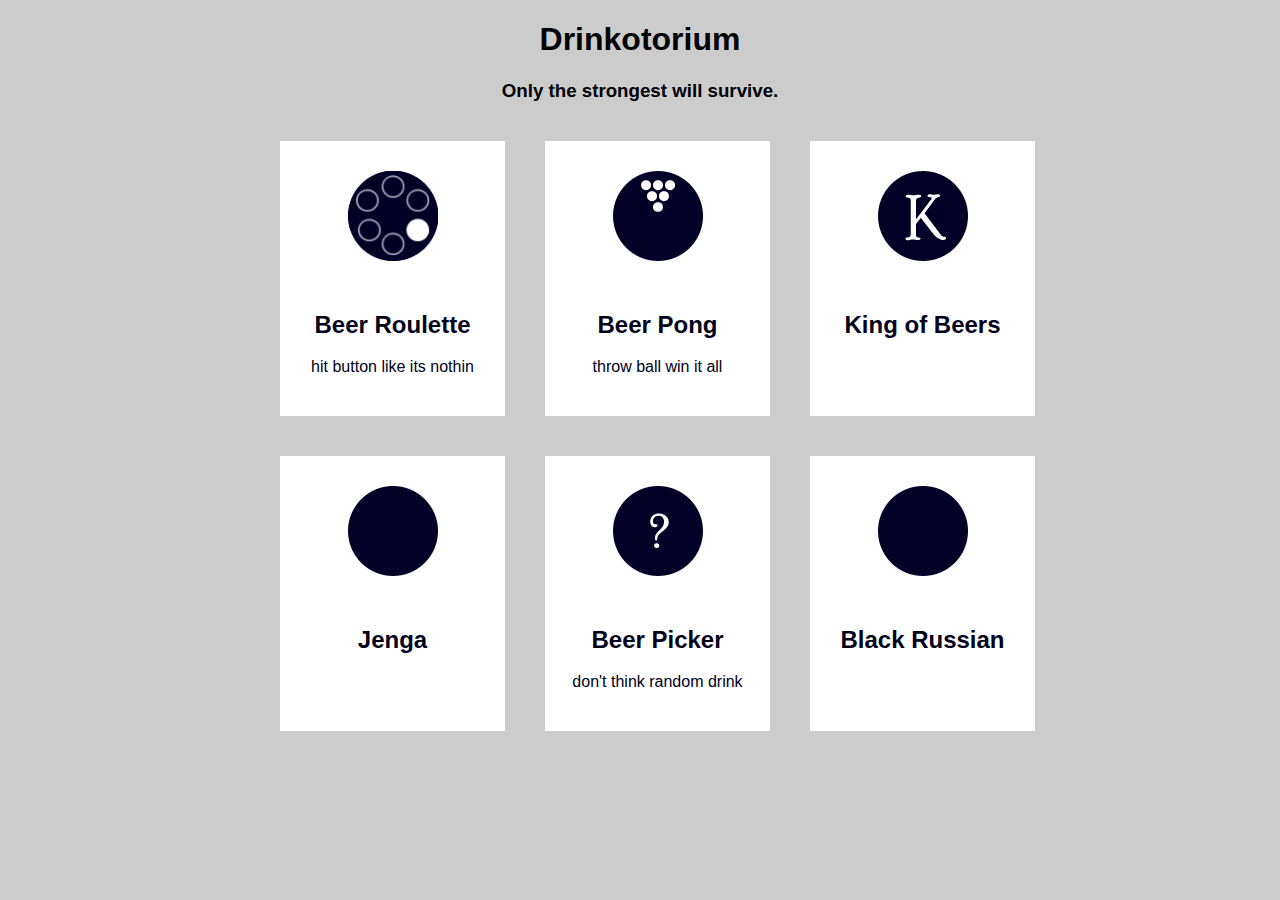
<file: Drinkotorium/index.html>
<!doctype html>

<html>

<head>
	<title>Drinkotorium</title>
	<link type="text/css" rel="stylesheet" href="main.css">
</head>

<body>
	<div class = "container">
	
		<div class = "header">
			<h1>Drinkotorium</h1>
			<h3>Only the strongest will survive.</h3>
		</div>
		
		<div class = "content">
			<!-- first row -->
			<ul>
				<li>
					<a href="beerroulette.html">
						<div>
							<img src="images/1.png">
							<h2>Beer Roulette</h2>
							<p>hit button like its nothin</p>
						</div>
					</a>
				</li>
				<li>
					<a href="beerpong.html">
						<div>
							<img src="images/2.png">
							<h2>Beer Pong</h2>
							<p>throw ball win it all</p>
						</div>
					</a>
				</li>
				<li>
					<a href="">
						<div>
							<img src="images/3.png">
							<h2>King of Beers</h2>
							<p></p>
						</div>
					</a>
				</li>
			</ul>
			
			<!-- second row -->
			<ul>
				<li>
					<a href="">
						<div>
							<img src="images/6.png">
							<h2>Jenga</h2>
							<p></p>
						</div>
					</a>
				</li>
				<li>
					<a href="beerpicker.html">
						<div>
							<img src="images/5.png">
							<h2>Beer Picker</h2>
							<p>don't think random drink</p>
						</div>
					</a>
				</li>
				<li>
					<a href="">
						<div>
							<img src="images/6.png">
							<h2>Black Russian</h2>
							<p></p>
						</div>
					</a>
				</li>
			</ul>
		</div>
	
	</div>
</body>

</html>
</file>
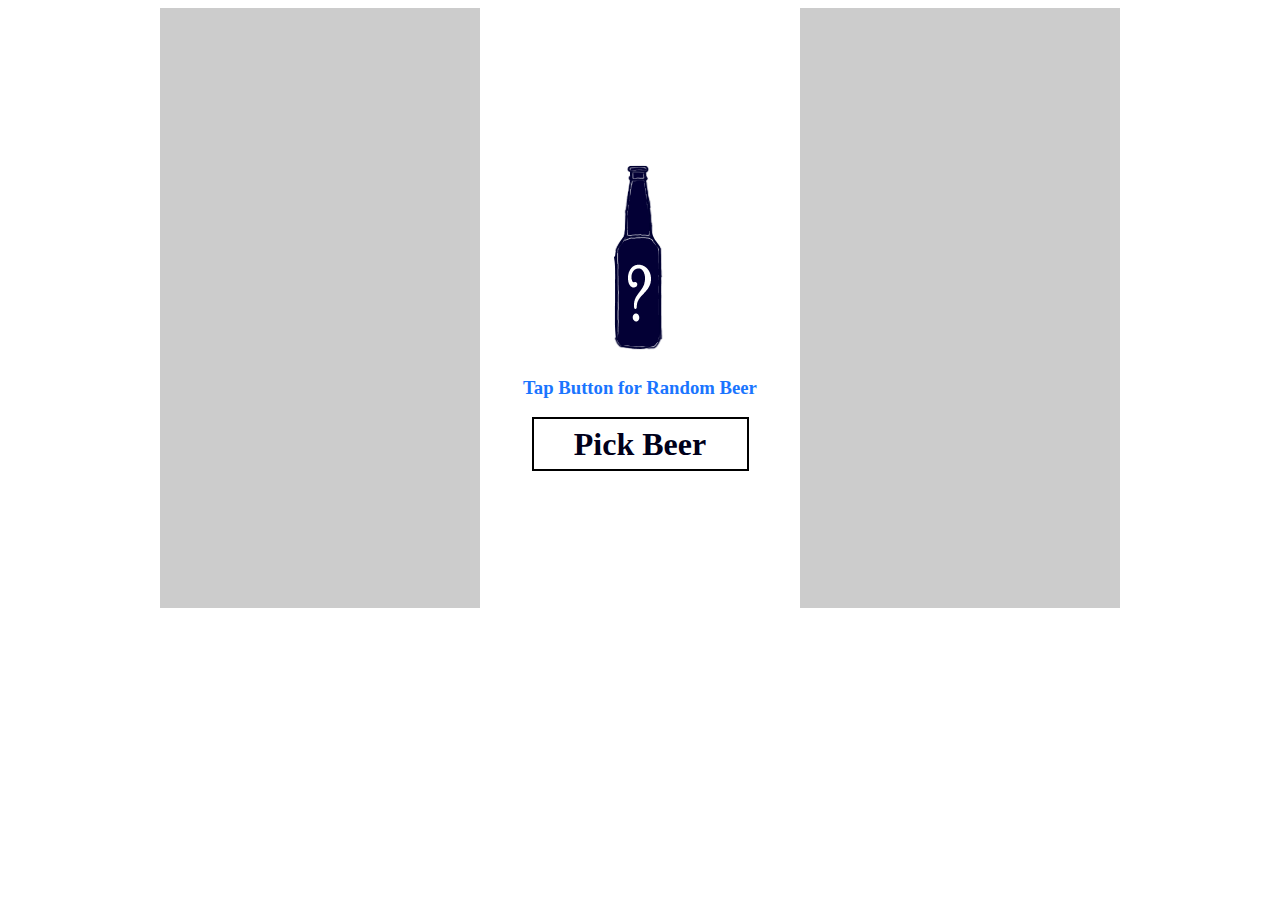
<file: Drinkotorium/beerpicker.html>
<!doctype html>

<html>

<head>
	<title>Beer Picker</title>
	<link type="text/css" rel="stylesheet" href="beerpicker.css">
</head>

<body>

	<div class="container">
		<div class="content">
			
			<div class="beerpic">
			<img src="images/beer2.png">
			</div>
			
			
			<h3 id="text">Tap Button for Random Beer</h3>
			
			<div id="newbeerbtn">
			<h1>Pick Beer</h1>
			</div>
			
		</div>
	</div>
		
	<script src="beerpicker.js"></script>	
</body>

</html>
</file>
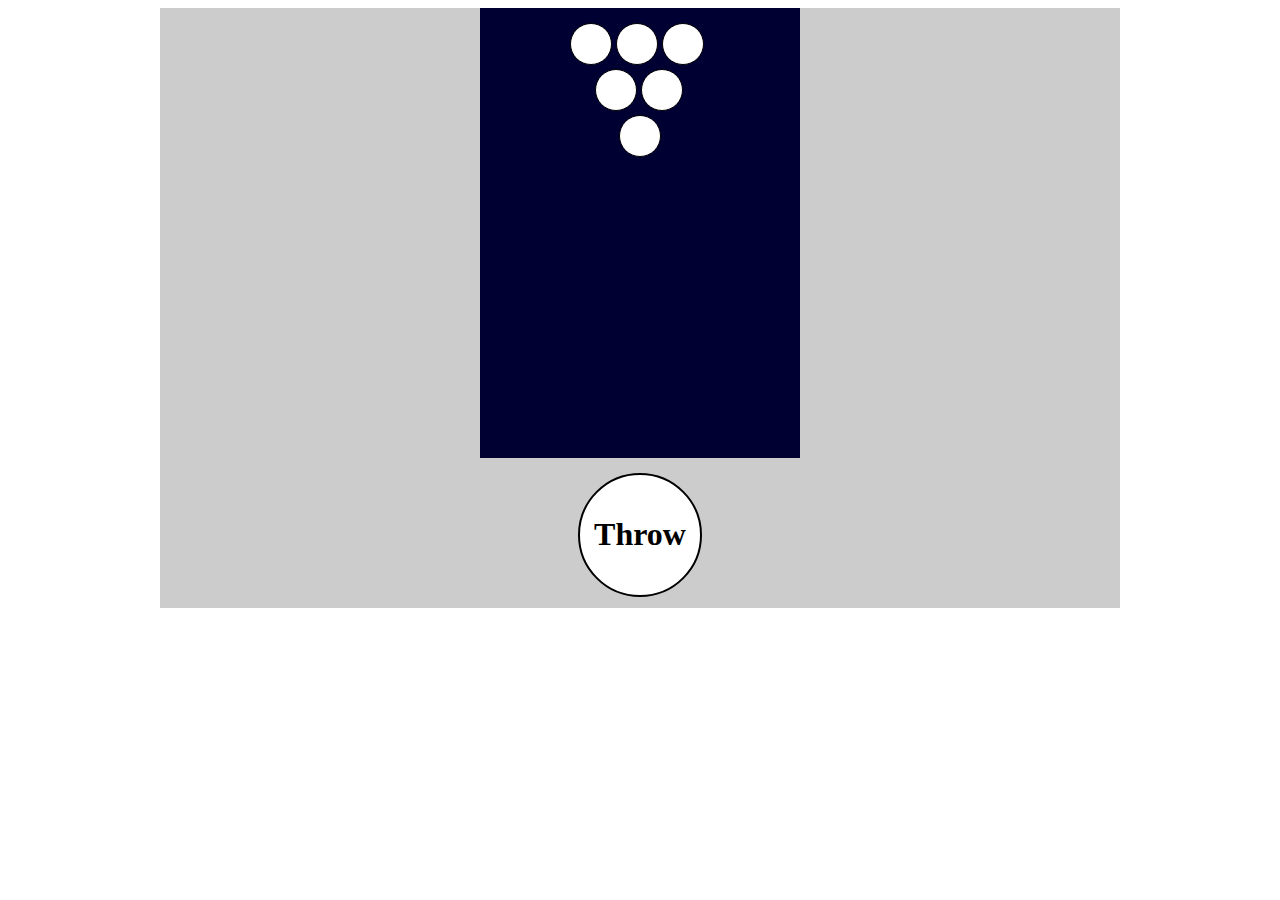
<file: Drinkotorium/beerpong.html>
<!doctype html>

<html>

<head>
	<title>BeerPong</title>
	<link rel="stylesheet" type="text/css" href="table.css">
</head>

<body>
	
	<div class="container">
		<div class="table">
		
		<!-- cups -->
			<div class="cupholder">
				<div class="circle" id="1"></div>
				<div class="circle" id="2"></div>
				<div class="circle" id="3"></div>
			</div>
			
			<div class="cupholder2">
				<div class="circle" id="4"></div>
				<div class="circle" id="5"></div>
			</div>
			
			<div class="cupholder3">
				<div class="circle" id="6"></div>
			</div>	
		</div>
		
		<!-- throw button -->
		<div class="throwbtn">
			<h1>Throw</h2>
		</div>
		
	</div>
		
	<script src="https://ajax.googleapis.com/ajax/libs/jquery/1.12.2/jquery.min.js"></script>
	<script src="throw.js"></script>
</body>

</html>
</file>
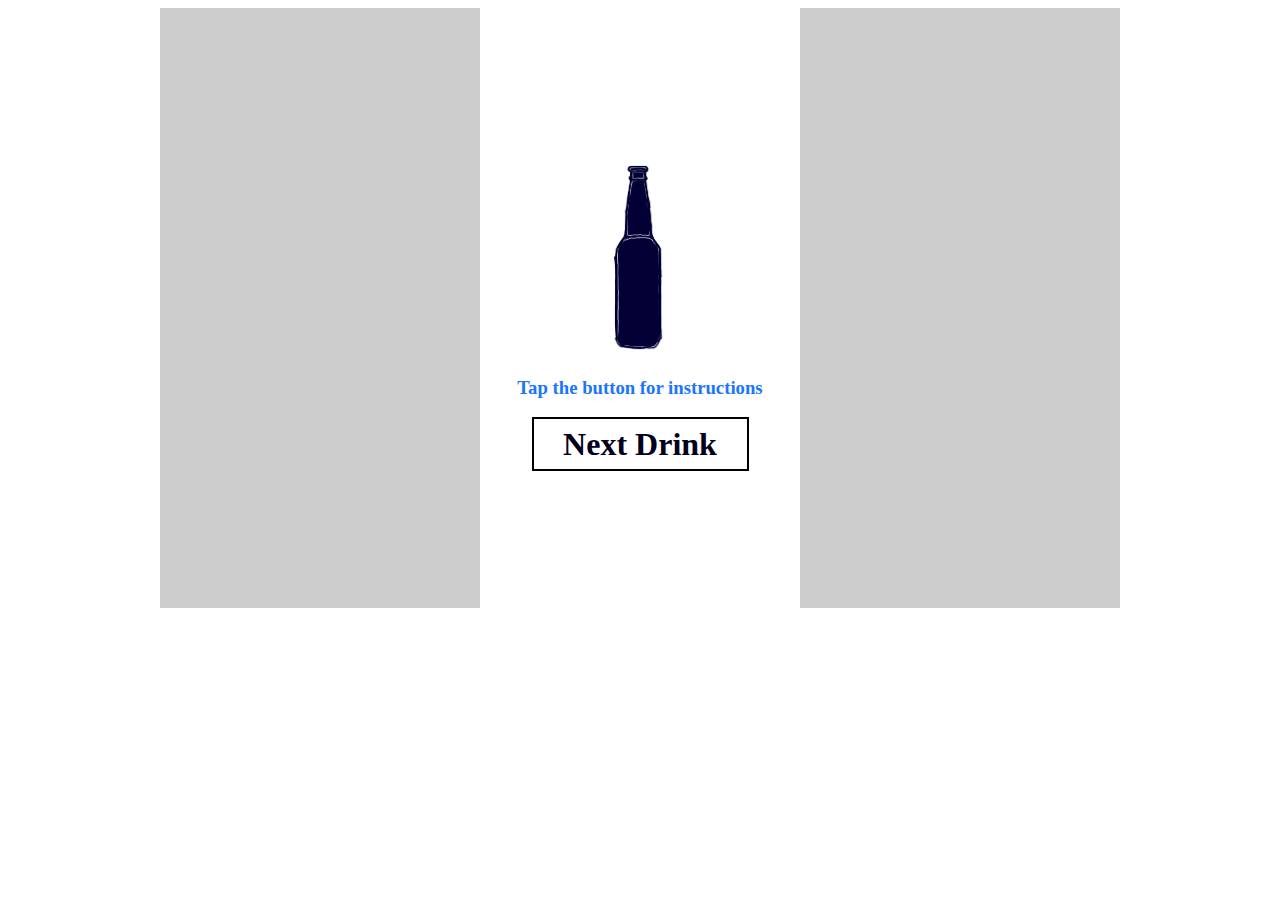
<file: Drinkotorium/beerroulette.html>
<!doctype html>

<html>

<head>
	<title>Beer Roulette</title>
	<link type="text/css" rel="stylesheet" href="roulette.css">
</head>

<body>

	<div class="container">
		<div class="content">
			<div class="beerpic">
			<img src="images/beer.png">
			</div>
			
			
			<h3 id="text">Tap the button for instructions</h3>
			
			<div id="ndbtn">
			<h1>Next Drink</h2>
			</div>
			
		</div>
	</div>
		
	<script src="roulette.js"></script>	
</body>

</html>
</file>
<file: Drinkotorium/main.css>
body {
	background-color: #cccccc;
	font-family: sans-serif;
}

.container {
	width: 960px;
	margin-right: auto;
	margin-left: auto;
	background-color: #cccccc;
}

/* header */

.header {
	text-align: center;
	background-color: #cccccc;
}

/* content */
.content {
	background-color: #cccccc;
}

.content div {
	height: 275px;
	width: 225px;
	background-color: white;
	color: #00001a;
}

.content div:hover {
	background-color: #1a75ff;
	color: white;
}

.content a {
	text-decoration: none;
}

.content ul {
	width: 800px;
	margin-left: auto;
	margin-right: auto;
}

.content li {
	list-style-type: none;
	text-align: center;
	float: left;
	padding: 20px;
	
}


.content img {
	display: block;
	margin: auto;
	padding-top: 30px;
	padding-bottom: 30px;
	height: 90px;
	width: 90px;
}
</file>
<file: Drinkotorium/beerpicker.css>
.container {
	height: 600px;
	width: 960px;
	margin: auto;
	background-color: #cccccc;
}

.content {
	height: 600px;
	width: 320px;
	margin: auto;
	background-color: white;
	text-align: center;
}

/*content*/

.beerpic {
	padding-top: 150px;
	margin-left: auto;
	margin-right: auto;
	width: 134px;
	height: 200px;
}

#text {
	color: #1a75ff;
}

#newbeerbtn {
	margin-top: 15px;
	border: 2px black solid;
	height: 50px;
	width: 213px;
	margin-left: auto;
	margin-right: auto;
	text-align: center;
	background-color: white;
	cursor: pointer;
}

#newbeerbtn h1 {
	margin-top: 7px;
	color: #00001a;
}
</file>
<file: Drinkotorium/table.css>
.container {
	height: 600px;
	width: 960px;
	margin: auto;
	background-color: #cccccc;
}

.table {
	height: 450px;
	width: 320px;
	margin-left: auto;
	margin-right: auto;
	background-color: #000033;
}

/*cupholders*/
.cupholder{
	width: 140px;
	margin: auto;
	padding-top: 15px;
}

.cupholder2{
	width: 90px;
	margin: auto;
}

.cupholder3 {
	width:43px;
	margin: auto;
}

/*cups*/
.circle {
	border-radius: 50%;
	border: 1px black solid;
	height: 40px;
	width: 40px;
	margin-left: auto;
	margin-right: auto;
	display: inline-block;
	background-color: white;
}

.throwbtn {
	margin-top: 15px;
	border-radius: 50%;
	border: 2px black solid;
	height: 120px; 
	width: 120px;
	margin-left: auto;
	margin-right: auto;
	text-align: center;
	background-color: white;
}

.throwbtn h1 {
	padding-top:20px;
}
</file>
<file: Drinkotorium/roulette.css>
.container {
	height: 600px;
	width: 960px;
	margin: auto;
	background-color: #cccccc;
}

.content {
	height: 600px;
	width: 320px;
	margin: auto;
	background-color: white;
	text-align: center;
}

/*content*/

.beerpic {
	padding-top: 150px;
	margin-left: auto;
	margin-right: auto;
	width: 134px;
	height: 200px;
}

#text {
	color: #1a75ff;
}

#ndbtn {
	margin-top: 15px;
	border: 2px black solid;
	height: 50px;
	width: 213px;
	margin-left: auto;
	margin-right: auto;
	text-align: center;
	background-color: white;
	cursor: pointer;
}

#ndbtn h1 {
	margin-top: 7px;
	color: #00001a;
}
</file>
